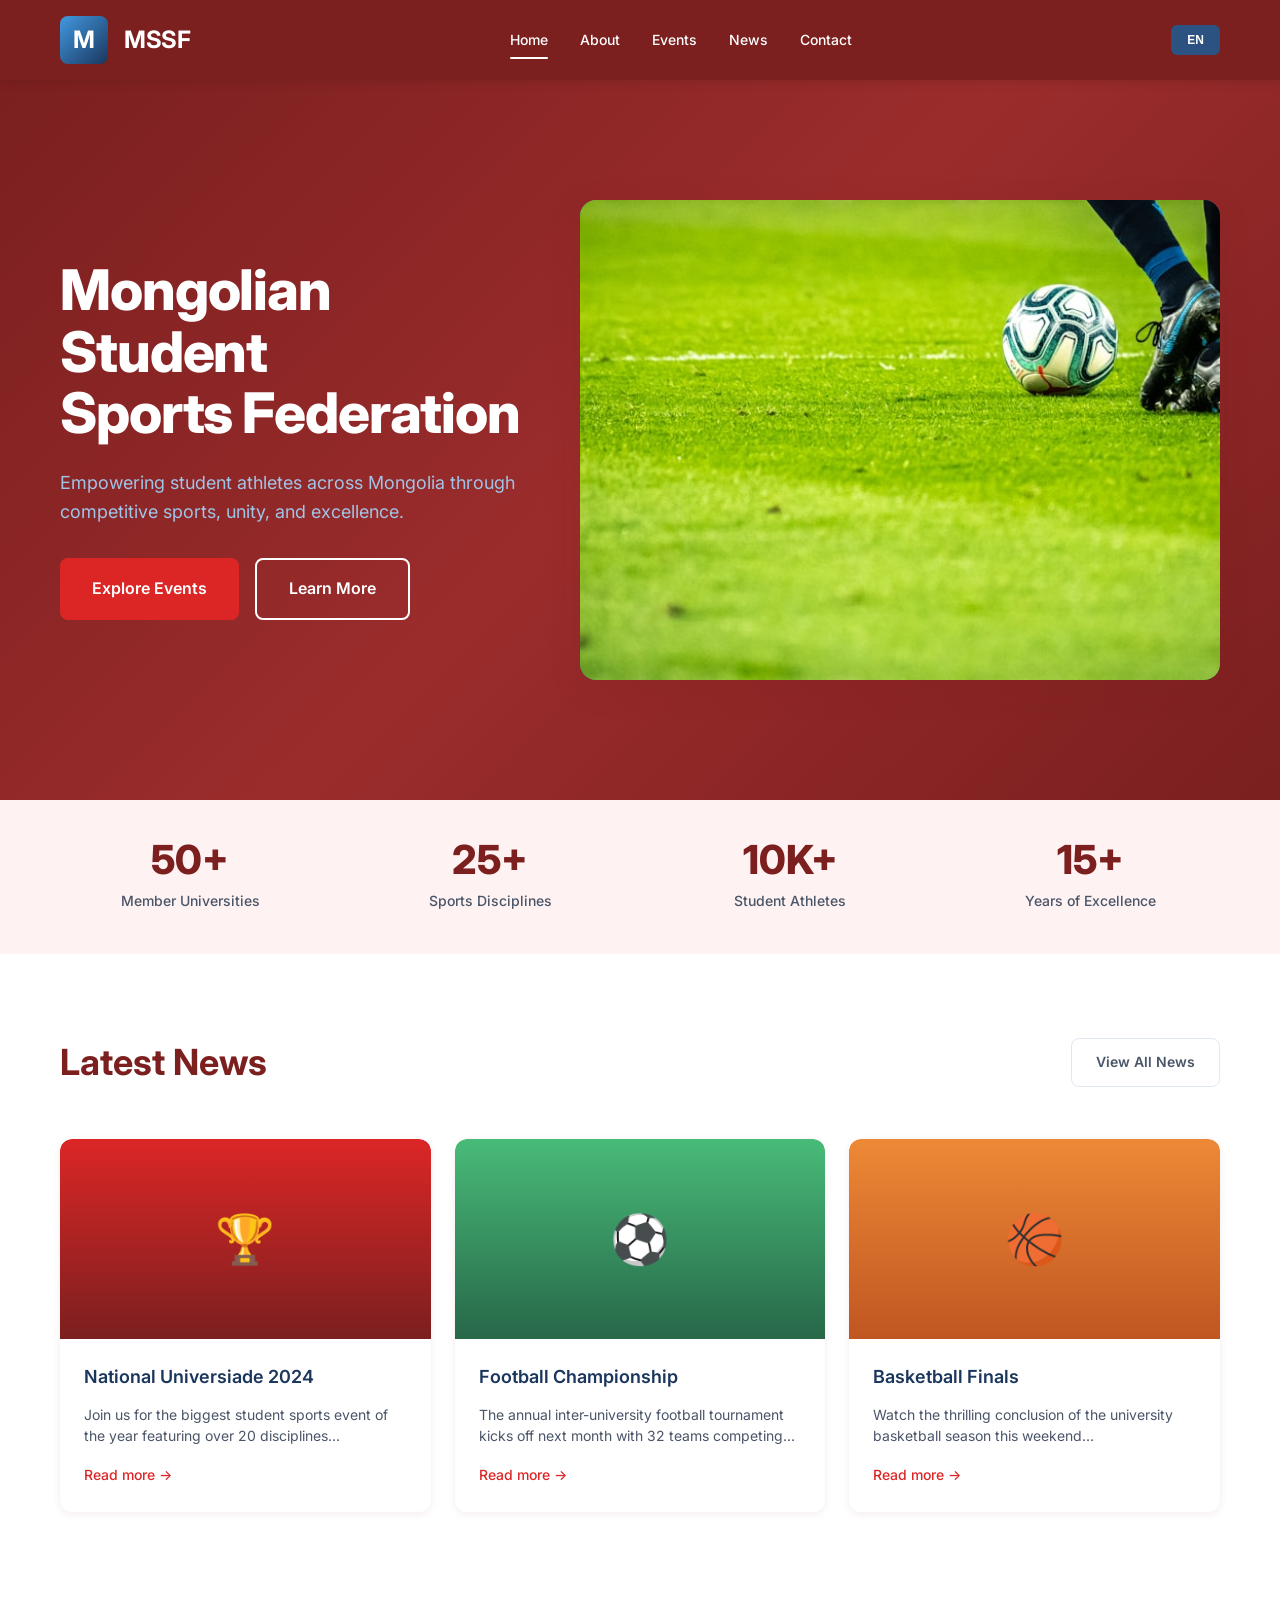
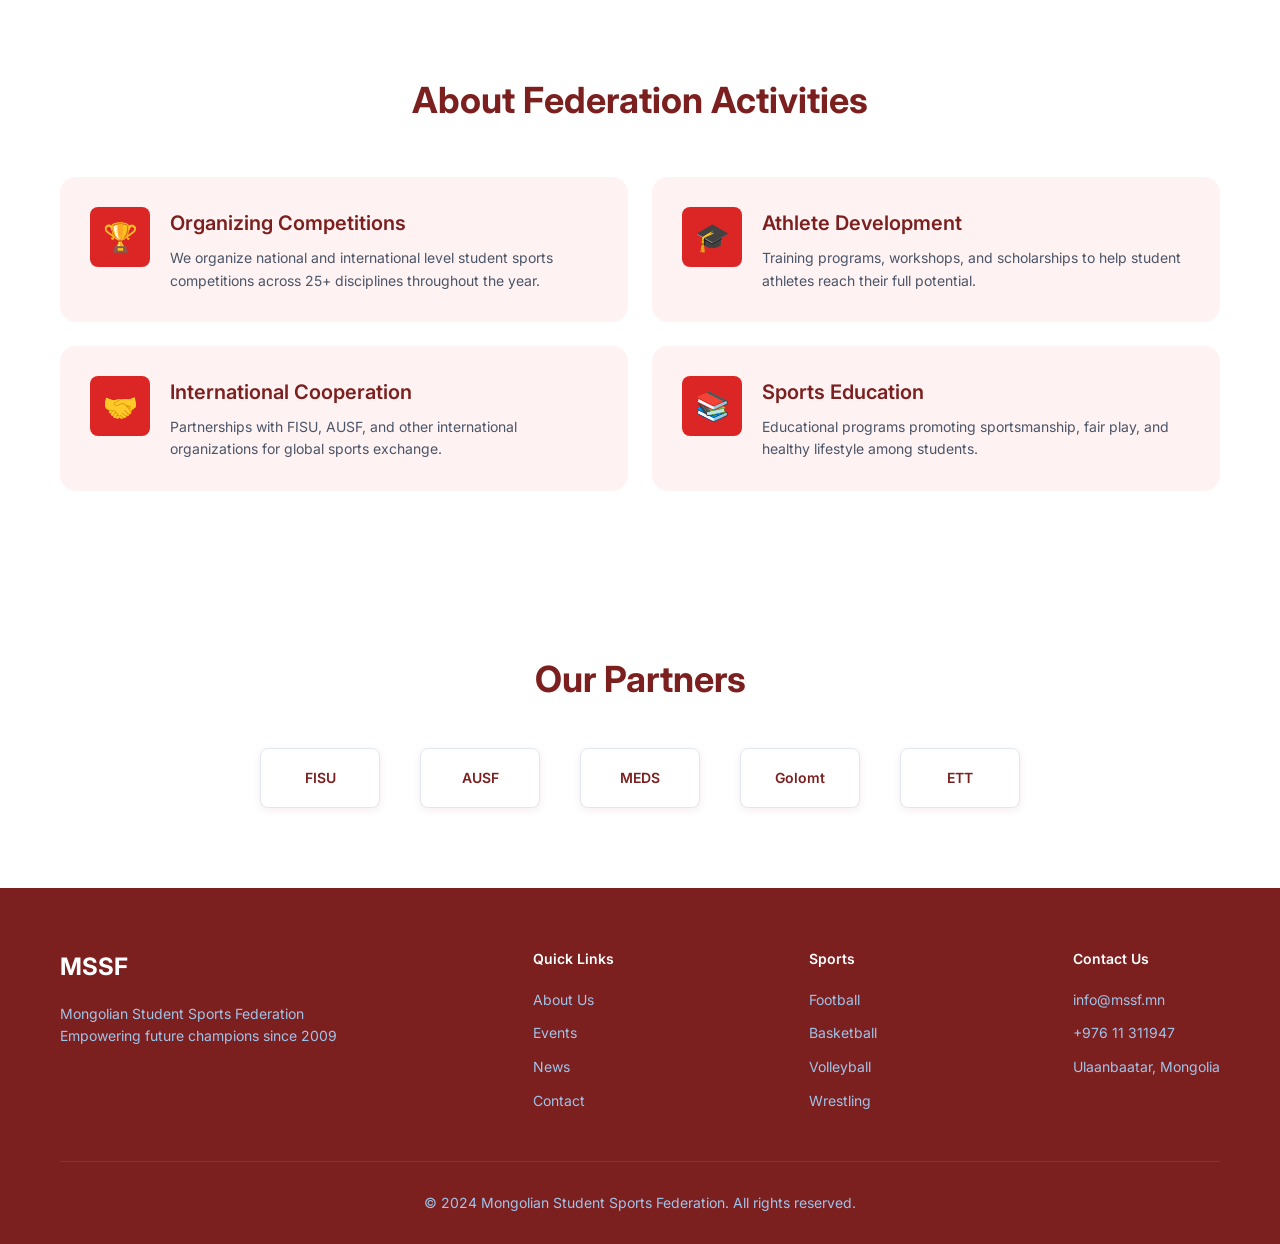
<file: index.html>
<!DOCTYPE html>
<html lang="en">
<head>
    <meta charset="UTF-8">
    <meta name="viewport" content="width=device-width, initial-scale=1.0">
    <title>Mongolian Student Sports Federation - MSSF</title>
    <link rel="preconnect" href="https://fonts.googleapis.com">
    <link rel="preconnect" href="https://fonts.gstatic.com" crossorigin>
    <link href="https://fonts.googleapis.com/css2?family=Inter:wght@300;400;500;600;700;800;900&display=swap" rel="stylesheet">
    <link rel="stylesheet" href="styles.css">
</head>
<body>
    <!-- Header -->
    <header class="header">
        <div class="container header-container">
            <a href="index.html" class="logo">
                <div class="logo-icon">M</div>
                <span class="logo-text">MSSF</span>
            </a>
            <nav class="nav">
                <a href="index.html" class="nav-link active">Home</a>
                <a href="about.html" class="nav-link">About</a>
                <a href="events.html" class="nav-link">Events</a>
                <a href="news.html" class="nav-link">News</a>
                <a href="contact.html" class="nav-link">Contact</a>
            </nav>
            <button class="lang-btn">EN</button>
        </div>
    </header>

    <!-- Hero Section -->
    <section class="hero">
        <div class="container hero-container">
            <div class="hero-content">
                <h1 class="hero-title">Mongolian Student<br>Sports Federation</h1>
                <p class="hero-subtitle">Empowering student athletes across Mongolia through competitive sports, unity, and excellence.</p>
                <div class="hero-buttons">
                    <a href="events.html" class="btn btn-primary">Explore Events</a>
                    <a href="about.html" class="btn btn-secondary">Learn More</a>
                </div>
            </div>
            <div class="hero-visual">
                <img src="images/hero-sports.jpg" alt="Student Sports" class="hero-image">
            </div>
        </div>
    </section>

    <!-- Stats Section -->
    <section class="stats">
        <div class="container">
            <div class="stats-grid">
                <div class="stat-item">
                    <span class="stat-number">50+</span>
                    <span class="stat-label">Member Universities</span>
                </div>
                <div class="stat-item">
                    <span class="stat-number">25+</span>
                    <span class="stat-label">Sports Disciplines</span>
                </div>
                <div class="stat-item">
                    <span class="stat-number">10K+</span>
                    <span class="stat-label">Student Athletes</span>
                </div>
                <div class="stat-item">
                    <span class="stat-number">15+</span>
                    <span class="stat-label">Years of Excellence</span>
                </div>
            </div>
        </div>
    </section>

    <!-- News Section -->
    <section class="news-section">
        <div class="container">
            <div class="section-header">
                <h2 class="section-title">Latest News</h2>
                <a href="news.html" class="btn btn-outline">View All News</a>
            </div>
            <div class="news-grid">
                <article class="news-card">
                    <div class="news-image news-image-1">
                        <span class="news-icon">🏆</span>
                    </div>
                    <div class="news-content">
                        <h3 class="news-title">National Universiade 2024</h3>
                        <p class="news-excerpt">Join us for the biggest student sports event of the year featuring over 20 disciplines...</p>
                        <a href="news.html" class="news-link">Read more →</a>
                    </div>
                </article>
                <article class="news-card">
                    <div class="news-image news-image-2">
                        <span class="news-icon">⚽</span>
                    </div>
                    <div class="news-content">
                        <h3 class="news-title">Football Championship</h3>
                        <p class="news-excerpt">The annual inter-university football tournament kicks off next month with 32 teams competing...</p>
                        <a href="news.html" class="news-link">Read more →</a>
                    </div>
                </article>
                <article class="news-card">
                    <div class="news-image news-image-3">
                        <span class="news-icon">🏀</span>
                    </div>
                    <div class="news-content">
                        <h3 class="news-title">Basketball Finals</h3>
                        <p class="news-excerpt">Watch the thrilling conclusion of the university basketball season this weekend...</p>
                        <a href="news.html" class="news-link">Read more →</a>
                    </div>
                </article>
            </div>
        </div>
    </section>

    <!-- Activities Section -->
    <section class="activities-section">
        <div class="container">
            <div class="section-header center">
                <h2 class="section-title">About Federation Activities</h2>
            </div>
            <div class="activities-grid">
                <div class="activity-card">
                    <div class="activity-icon">🏆</div>
                    <div class="activity-content">
                        <h3 class="activity-title">Organizing Competitions</h3>
                        <p class="activity-desc">We organize national and international level student sports competitions across 25+ disciplines throughout the year.</p>
                    </div>
                </div>
                <div class="activity-card">
                    <div class="activity-icon">🎓</div>
                    <div class="activity-content">
                        <h3 class="activity-title">Athlete Development</h3>
                        <p class="activity-desc">Training programs, workshops, and scholarships to help student athletes reach their full potential.</p>
                    </div>
                </div>
                <div class="activity-card">
                    <div class="activity-icon">🤝</div>
                    <div class="activity-content">
                        <h3 class="activity-title">International Cooperation</h3>
                        <p class="activity-desc">Partnerships with FISU, AUSF, and other international organizations for global sports exchange.</p>
                    </div>
                </div>
                <div class="activity-card">
                    <div class="activity-icon">📚</div>
                    <div class="activity-content">
                        <h3 class="activity-title">Sports Education</h3>
                        <p class="activity-desc">Educational programs promoting sportsmanship, fair play, and healthy lifestyle among students.</p>
                    </div>
                </div>
            </div>
        </div>
    </section>

    <!-- Partners Section -->
    <section class="partners-section">
        <div class="container">
            <h2 class="section-title center">Our Partners</h2>
            <div class="partners-grid">
                <div class="partner-logo">FISU</div>
                <div class="partner-logo">AUSF</div>
                <div class="partner-logo">MEDS</div>
                <div class="partner-logo">Golomt</div>
                <div class="partner-logo">ETT</div>
            </div>
        </div>
    </section>

    <!-- Footer -->
    <footer class="footer">
        <div class="container">
            <div class="footer-content">
                <div class="footer-brand">
                    <h3 class="footer-logo">MSSF</h3>
                    <p class="footer-desc">Mongolian Student Sports Federation<br>Empowering future champions since 2009</p>
                </div>
                <div class="footer-links">
                    <h4>Quick Links</h4>
                    <ul>
                        <li><a href="about.html">About Us</a></li>
                        <li><a href="events.html">Events</a></li>
                        <li><a href="news.html">News</a></li>
                        <li><a href="contact.html">Contact</a></li>
                    </ul>
                </div>
                <div class="footer-links">
                    <h4>Sports</h4>
                    <ul>
                        <li><a href="events.html">Football</a></li>
                        <li><a href="events.html">Basketball</a></li>
                        <li><a href="events.html">Volleyball</a></li>
                        <li><a href="events.html">Wrestling</a></li>
                    </ul>
                </div>
                <div class="footer-links">
                    <h4>Contact Us</h4>
                    <ul>
                        <li><a href="mailto:info@mssf.mn">info@mssf.mn</a></li>
                        <li><a href="tel:+97611311947">+976 11 311947</a></li>
                        <li><a href="#">Ulaanbaatar, Mongolia</a></li>
                    </ul>
                </div>
            </div>
            <div class="footer-bottom">
                <p>© 2024 Mongolian Student Sports Federation. All rights reserved.</p>
            </div>
        </div>
    </footer>
</body>
</html>
</file>
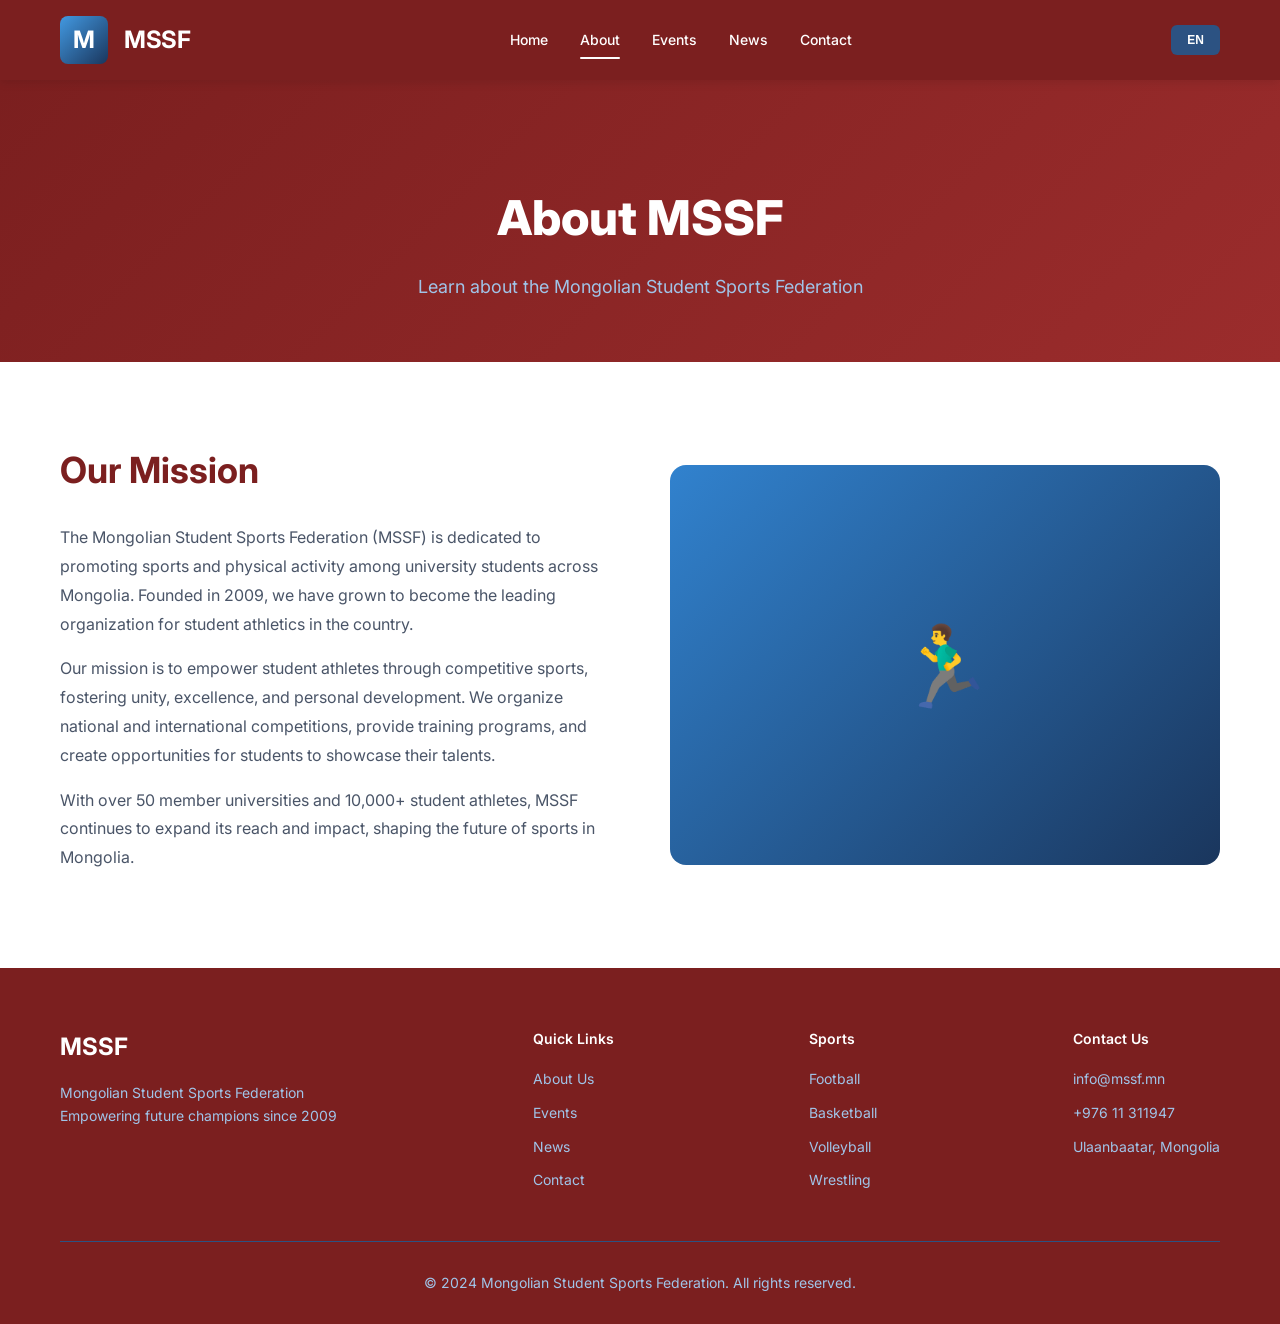
<file: about.html>
<!DOCTYPE html>
<html lang="en">
<head>
    <meta charset="UTF-8">
    <meta name="viewport" content="width=device-width, initial-scale=1.0">
    <title>About - MSSF</title>
    <link href="https://fonts.googleapis.com/css2?family=Inter:wght@300;400;500;600;700;800&display=swap" rel="stylesheet">
    <link rel="stylesheet" href="styles.css">
    <style>
        .page-hero {
            background: linear-gradient(135deg, var(--primary) 0%, var(--primary-light) 100%);
            padding: 100px 0 60px;
            color: white;
            text-align: center;
        }
        .page-hero h1 {
            font-size: 48px;
            font-weight: 800;
            margin-bottom: 16px;
        }
        .page-hero p {
            font-size: 18px;
            color: #a0c4e8;
        }
        .content-section {
            padding: 80px 0;
        }
        .about-grid {
            display: grid;
            grid-template-columns: 1fr 1fr;
            gap: 60px;
            align-items: center;
        }
        .about-text h2 {
            font-size: 36px;
            font-weight: 700;
            color: var(--primary);
            margin-bottom: 24px;
        }
        .about-text p {
            font-size: 16px;
            line-height: 1.8;
            color: var(--text-body);
            margin-bottom: 16px;
        }
        .about-image {
            background: linear-gradient(135deg, #3182ce, #1a365d);
            border-radius: 16px;
            height: 400px;
            display: flex;
            align-items: center;
            justify-content: center;
            font-size: 80px;
        }
    </style>
</head>
<body>
    <header class="header">
        <div class="container header-container">
            <a href="index.html" class="logo">
                <div class="logo-icon">M</div>
                <span class="logo-text">MSSF</span>
            </a>
            <nav class="nav">
                <a href="index.html" class="nav-link">Home</a>
                <a href="about.html" class="nav-link active">About</a>
                <a href="events.html" class="nav-link">Events</a>
                <a href="news.html" class="nav-link">News</a>
                <a href="contact.html" class="nav-link">Contact</a>
            </nav>
            <button class="lang-btn">EN</button>
        </div>
    </header>

    <section class="page-hero">
        <div class="container">
            <h1>About MSSF</h1>
            <p>Learn about the Mongolian Student Sports Federation</p>
        </div>
    </section>

    <section class="content-section">
        <div class="container">
            <div class="about-grid">
                <div class="about-text">
                    <h2>Our Mission</h2>
                    <p>The Mongolian Student Sports Federation (MSSF) is dedicated to promoting sports and physical activity among university students across Mongolia. Founded in 2009, we have grown to become the leading organization for student athletics in the country.</p>
                    <p>Our mission is to empower student athletes through competitive sports, fostering unity, excellence, and personal development. We organize national and international competitions, provide training programs, and create opportunities for students to showcase their talents.</p>
                    <p>With over 50 member universities and 10,000+ student athletes, MSSF continues to expand its reach and impact, shaping the future of sports in Mongolia.</p>
                </div>
                <div class="about-image">🏃‍♂️</div>
            </div>
        </div>
    </section>

    <footer class="footer">
        <div class="container">
            <div class="footer-content">
                <div class="footer-brand">
                    <h3 class="footer-logo">MSSF</h3>
                    <p class="footer-desc">Mongolian Student Sports Federation<br>Empowering future champions since 2009</p>
                </div>
                <div class="footer-links">
                    <h4>Quick Links</h4>
                    <ul>
                        <li><a href="about.html">About Us</a></li>
                        <li><a href="events.html">Events</a></li>
                        <li><a href="news.html">News</a></li>
                        <li><a href="contact.html">Contact</a></li>
                    </ul>
                </div>
                <div class="footer-links">
                    <h4>Sports</h4>
                    <ul>
                        <li><a href="events.html">Football</a></li>
                        <li><a href="events.html">Basketball</a></li>
                        <li><a href="events.html">Volleyball</a></li>
                        <li><a href="events.html">Wrestling</a></li>
                    </ul>
                </div>
                <div class="footer-links">
                    <h4>Contact Us</h4>
                    <ul>
                        <li><a href="mailto:info@mssf.mn">info@mssf.mn</a></li>
                        <li><a href="tel:+97611311947">+976 11 311947</a></li>
                        <li><a href="#">Ulaanbaatar, Mongolia</a></li>
                    </ul>
                </div>
            </div>
            <div class="footer-bottom">
                <p>© 2024 Mongolian Student Sports Federation. All rights reserved.</p>
            </div>
        </div>
    </footer>
</body>
</html>
</file>
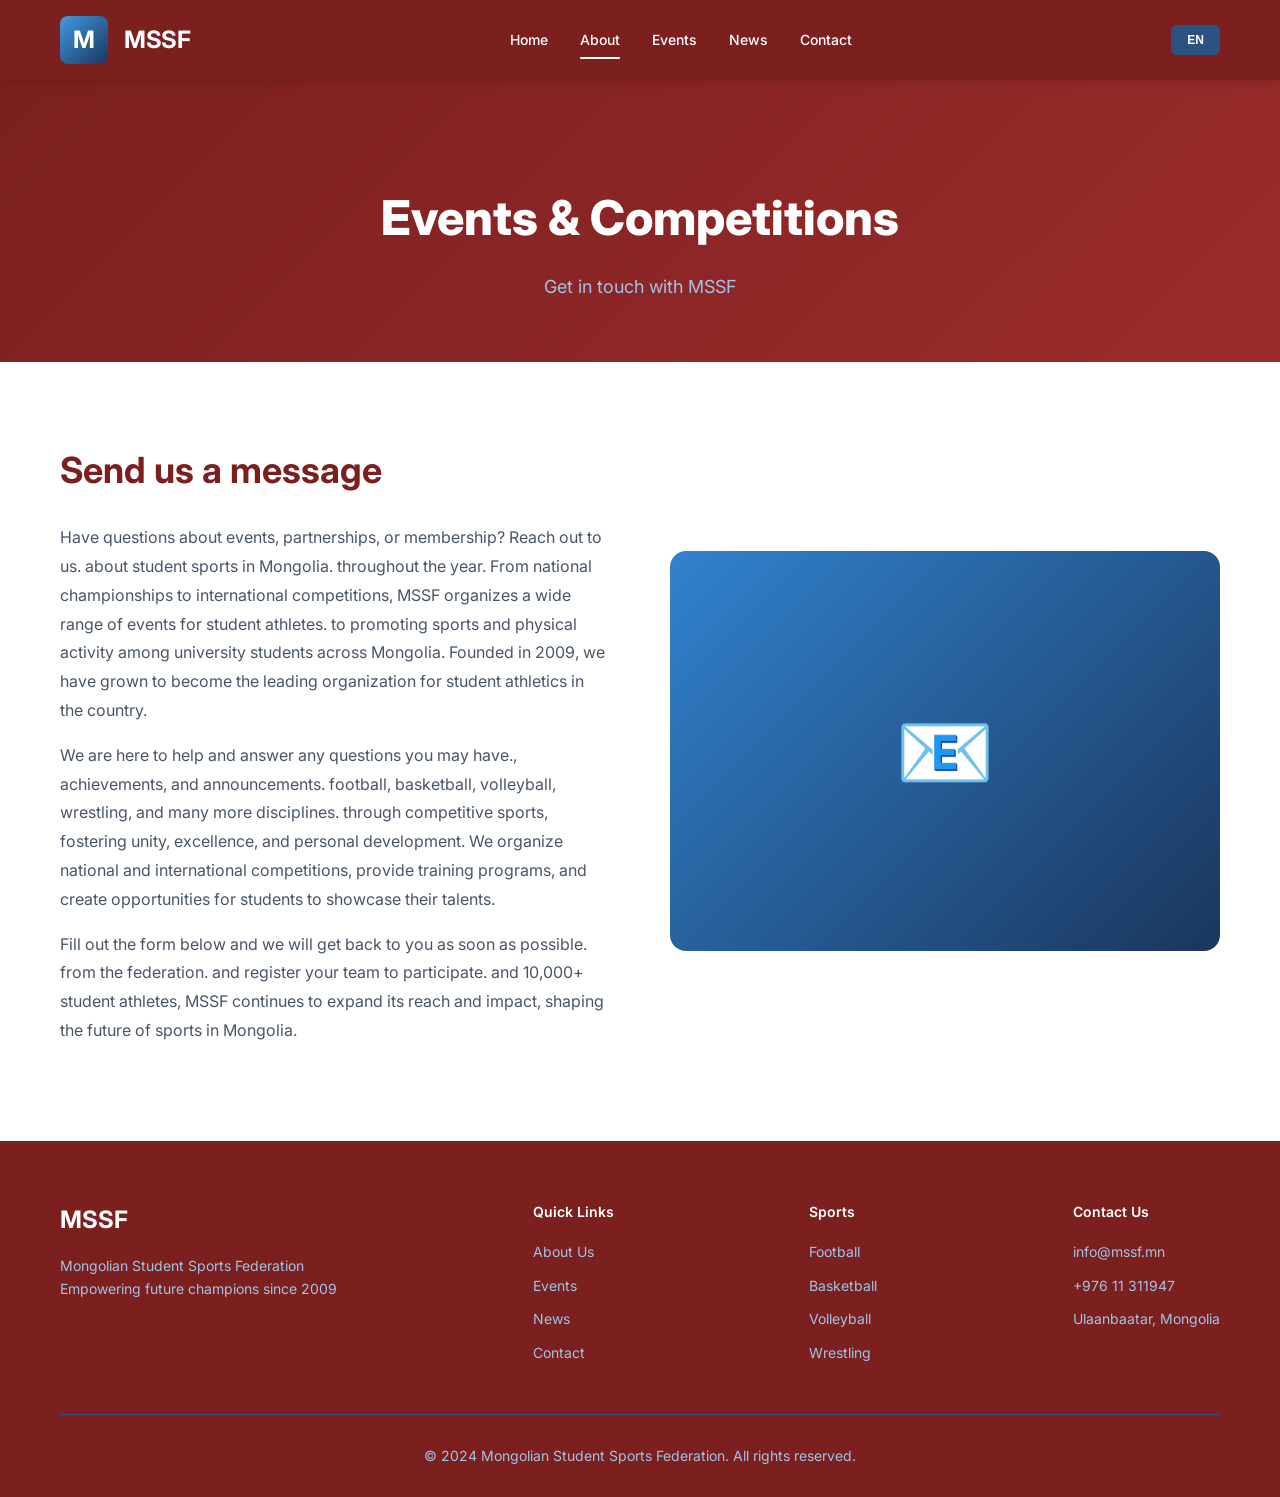
<file: contact.html>
<!DOCTYPE html>
<html lang="en">
<head>
    <meta charset="UTF-8">
    <meta name="viewport" content="width=device-width, initial-scale=1.0">
    <title>Contact - MSSF</title>
    <link href="https://fonts.googleapis.com/css2?family=Inter:wght@300;400;500;600;700;800&display=swap" rel="stylesheet">
    <link rel="stylesheet" href="styles.css">
    <style>
        .page-hero {
            background: linear-gradient(135deg, var(--primary) 0%, var(--primary-light) 100%);
            padding: 100px 0 60px;
            color: white;
            text-align: center;
        }
        .page-hero h1 {
            font-size: 48px;
            font-weight: 800;
            margin-bottom: 16px;
        }
        .page-hero p {
            font-size: 18px;
            color: #a0c4e8;
        }
        .content-section {
            padding: 80px 0;
        }
        .about-grid {
            display: grid;
            grid-template-columns: 1fr 1fr;
            gap: 60px;
            align-items: center;
        }
        .about-text h2 {
            font-size: 36px;
            font-weight: 700;
            color: var(--primary);
            margin-bottom: 24px;
        }
        .about-text p {
            font-size: 16px;
            line-height: 1.8;
            color: var(--text-body);
            margin-bottom: 16px;
        }
        .about-image {
            background: linear-gradient(135deg, #3182ce, #1a365d);
            border-radius: 16px;
            height: 400px;
            display: flex;
            align-items: center;
            justify-content: center;
            font-size: 80px;
        }
    </style>
</head>
<body>
    <header class="header">
        <div class="container header-container">
            <a href="index.html" class="logo">
                <div class="logo-icon">M</div>
                <span class="logo-text">MSSF</span>
            </a>
            <nav class="nav">
                <a href="index.html" class="nav-link">Home</a>
                <a href="contact.html" class="nav-link active">About</a>
                <a href="contact.html" class="nav-link">Events</a>
                <a href="contact.html" class="nav-link">News</a>
                <a href="contact.html" class="nav-link">Contact</a>
            </nav>
            <button class="lang-btn">EN</button>
        </div>
    </header>

    <section class="page-hero">
        <div class="container">
            <h1>Events & Competitions</h1>
            <p>Get in touch with MSSF</p>
        </div>
    </section>

    <section class="content-section">
        <div class="container">
            <div class="about-grid">
                <div class="about-text">
                    <h2>Send us a message</h2>
                    <p><p><p>Have questions about events, partnerships, or membership? Reach out to us. about student sports in Mongolia. throughout the year. From national championships to international competitions, MSSF organizes a wide range of events for student athletes. to promoting sports and physical activity among university students across Mongolia. Founded in 2009, we have grown to become the leading organization for student athletics in the country.</p>
                    <p><p><p>We are here to help and answer any questions you may have., achievements, and announcements. football, basketball, volleyball, wrestling, and many more disciplines. through competitive sports, fostering unity, excellence, and personal development. We organize national and international competitions, provide training programs, and create opportunities for students to showcase their talents.</p>
                    <p><p><p>Fill out the form below and we will get back to you as soon as possible. from the federation. and register your team to participate. and 10,000+ student athletes, MSSF continues to expand its reach and impact, shaping the future of sports in Mongolia.</p>
                </div>
                <div class="about-image">📧</div>
            </div>
        </div>
    </section>

    <footer class="footer">
        <div class="container">
            <div class="footer-content">
                <div class="footer-brand">
                    <h3 class="footer-logo">MSSF</h3>
                    <p class="footer-desc">Mongolian Student Sports Federation<br>Empowering future champions since 2009</p>
                </div>
                <div class="footer-links">
                    <h4>Quick Links</h4>
                    <ul>
                        <li><a href="contact.html">About Us</a></li>
                        <li><a href="contact.html">Events</a></li>
                        <li><a href="contact.html">News</a></li>
                        <li><a href="contact.html">Contact</a></li>
                    </ul>
                </div>
                <div class="footer-links">
                    <h4>Sports</h4>
                    <ul>
                        <li><a href="contact.html">Football</a></li>
                        <li><a href="contact.html">Basketball</a></li>
                        <li><a href="contact.html">Volleyball</a></li>
                        <li><a href="contact.html">Wrestling</a></li>
                    </ul>
                </div>
                <div class="footer-links">
                    <h4>Contact Us</h4>
                    <ul>
                        <li><a href="mailto:info@mssf.mn">info@mssf.mn</a></li>
                        <li><a href="tel:+97611311947">+976 11 311947</a></li>
                        <li><a href="#">Ulaanbaatar, Mongolia</a></li>
                    </ul>
                </div>
            </div>
            <div class="footer-bottom">
                <p>© 2024 Mongolian Student Sports Federation. All rights reserved.</p>
            </div>
        </div>
    </footer>
</body>
</html>
</file>
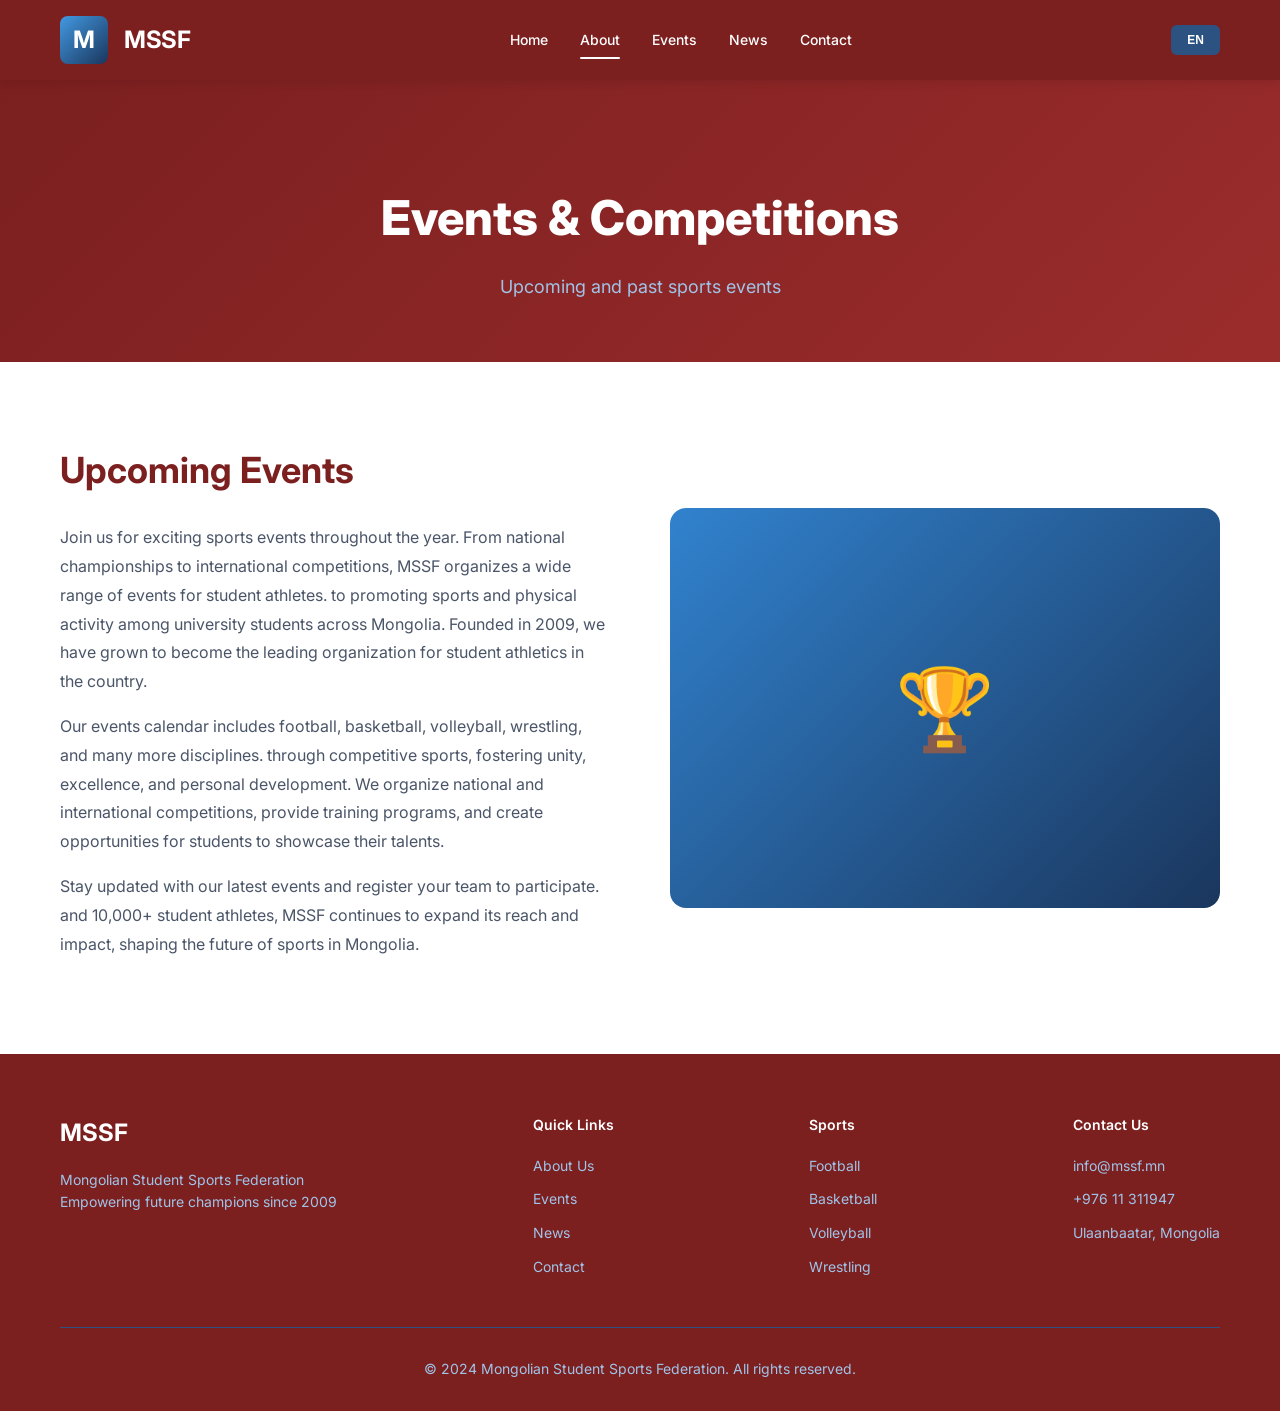
<file: events.html>
<!DOCTYPE html>
<html lang="en">
<head>
    <meta charset="UTF-8">
    <meta name="viewport" content="width=device-width, initial-scale=1.0">
    <title>Events - MSSF</title>
    <link href="https://fonts.googleapis.com/css2?family=Inter:wght@300;400;500;600;700;800&display=swap" rel="stylesheet">
    <link rel="stylesheet" href="styles.css">
    <style>
        .page-hero {
            background: linear-gradient(135deg, var(--primary) 0%, var(--primary-light) 100%);
            padding: 100px 0 60px;
            color: white;
            text-align: center;
        }
        .page-hero h1 {
            font-size: 48px;
            font-weight: 800;
            margin-bottom: 16px;
        }
        .page-hero p {
            font-size: 18px;
            color: #a0c4e8;
        }
        .content-section {
            padding: 80px 0;
        }
        .about-grid {
            display: grid;
            grid-template-columns: 1fr 1fr;
            gap: 60px;
            align-items: center;
        }
        .about-text h2 {
            font-size: 36px;
            font-weight: 700;
            color: var(--primary);
            margin-bottom: 24px;
        }
        .about-text p {
            font-size: 16px;
            line-height: 1.8;
            color: var(--text-body);
            margin-bottom: 16px;
        }
        .about-image {
            background: linear-gradient(135deg, #3182ce, #1a365d);
            border-radius: 16px;
            height: 400px;
            display: flex;
            align-items: center;
            justify-content: center;
            font-size: 80px;
        }
    </style>
</head>
<body>
    <header class="header">
        <div class="container header-container">
            <a href="index.html" class="logo">
                <div class="logo-icon">M</div>
                <span class="logo-text">MSSF</span>
            </a>
            <nav class="nav">
                <a href="index.html" class="nav-link">Home</a>
                <a href="events.html" class="nav-link active">About</a>
                <a href="events.html" class="nav-link">Events</a>
                <a href="news.html" class="nav-link">News</a>
                <a href="contact.html" class="nav-link">Contact</a>
            </nav>
            <button class="lang-btn">EN</button>
        </div>
    </header>

    <section class="page-hero">
        <div class="container">
            <h1>Events & Competitions</h1>
            <p>Upcoming and past sports events</p>
        </div>
    </section>

    <section class="content-section">
        <div class="container">
            <div class="about-grid">
                <div class="about-text">
                    <h2>Upcoming Events</h2>
                    <p>Join us for exciting sports events throughout the year. From national championships to international competitions, MSSF organizes a wide range of events for student athletes. to promoting sports and physical activity among university students across Mongolia. Founded in 2009, we have grown to become the leading organization for student athletics in the country.</p>
                    <p>Our events calendar includes football, basketball, volleyball, wrestling, and many more disciplines. through competitive sports, fostering unity, excellence, and personal development. We organize national and international competitions, provide training programs, and create opportunities for students to showcase their talents.</p>
                    <p>Stay updated with our latest events and register your team to participate. and 10,000+ student athletes, MSSF continues to expand its reach and impact, shaping the future of sports in Mongolia.</p>
                </div>
                <div class="about-image">🏆</div>
            </div>
        </div>
    </section>

    <footer class="footer">
        <div class="container">
            <div class="footer-content">
                <div class="footer-brand">
                    <h3 class="footer-logo">MSSF</h3>
                    <p class="footer-desc">Mongolian Student Sports Federation<br>Empowering future champions since 2009</p>
                </div>
                <div class="footer-links">
                    <h4>Quick Links</h4>
                    <ul>
                        <li><a href="events.html">About Us</a></li>
                        <li><a href="events.html">Events</a></li>
                        <li><a href="news.html">News</a></li>
                        <li><a href="contact.html">Contact</a></li>
                    </ul>
                </div>
                <div class="footer-links">
                    <h4>Sports</h4>
                    <ul>
                        <li><a href="events.html">Football</a></li>
                        <li><a href="events.html">Basketball</a></li>
                        <li><a href="events.html">Volleyball</a></li>
                        <li><a href="events.html">Wrestling</a></li>
                    </ul>
                </div>
                <div class="footer-links">
                    <h4>Contact Us</h4>
                    <ul>
                        <li><a href="mailto:info@mssf.mn">info@mssf.mn</a></li>
                        <li><a href="tel:+97611311947">+976 11 311947</a></li>
                        <li><a href="#">Ulaanbaatar, Mongolia</a></li>
                    </ul>
                </div>
            </div>
            <div class="footer-bottom">
                <p>© 2024 Mongolian Student Sports Federation. All rights reserved.</p>
            </div>
        </div>
    </footer>
</body>
</html>
</file>
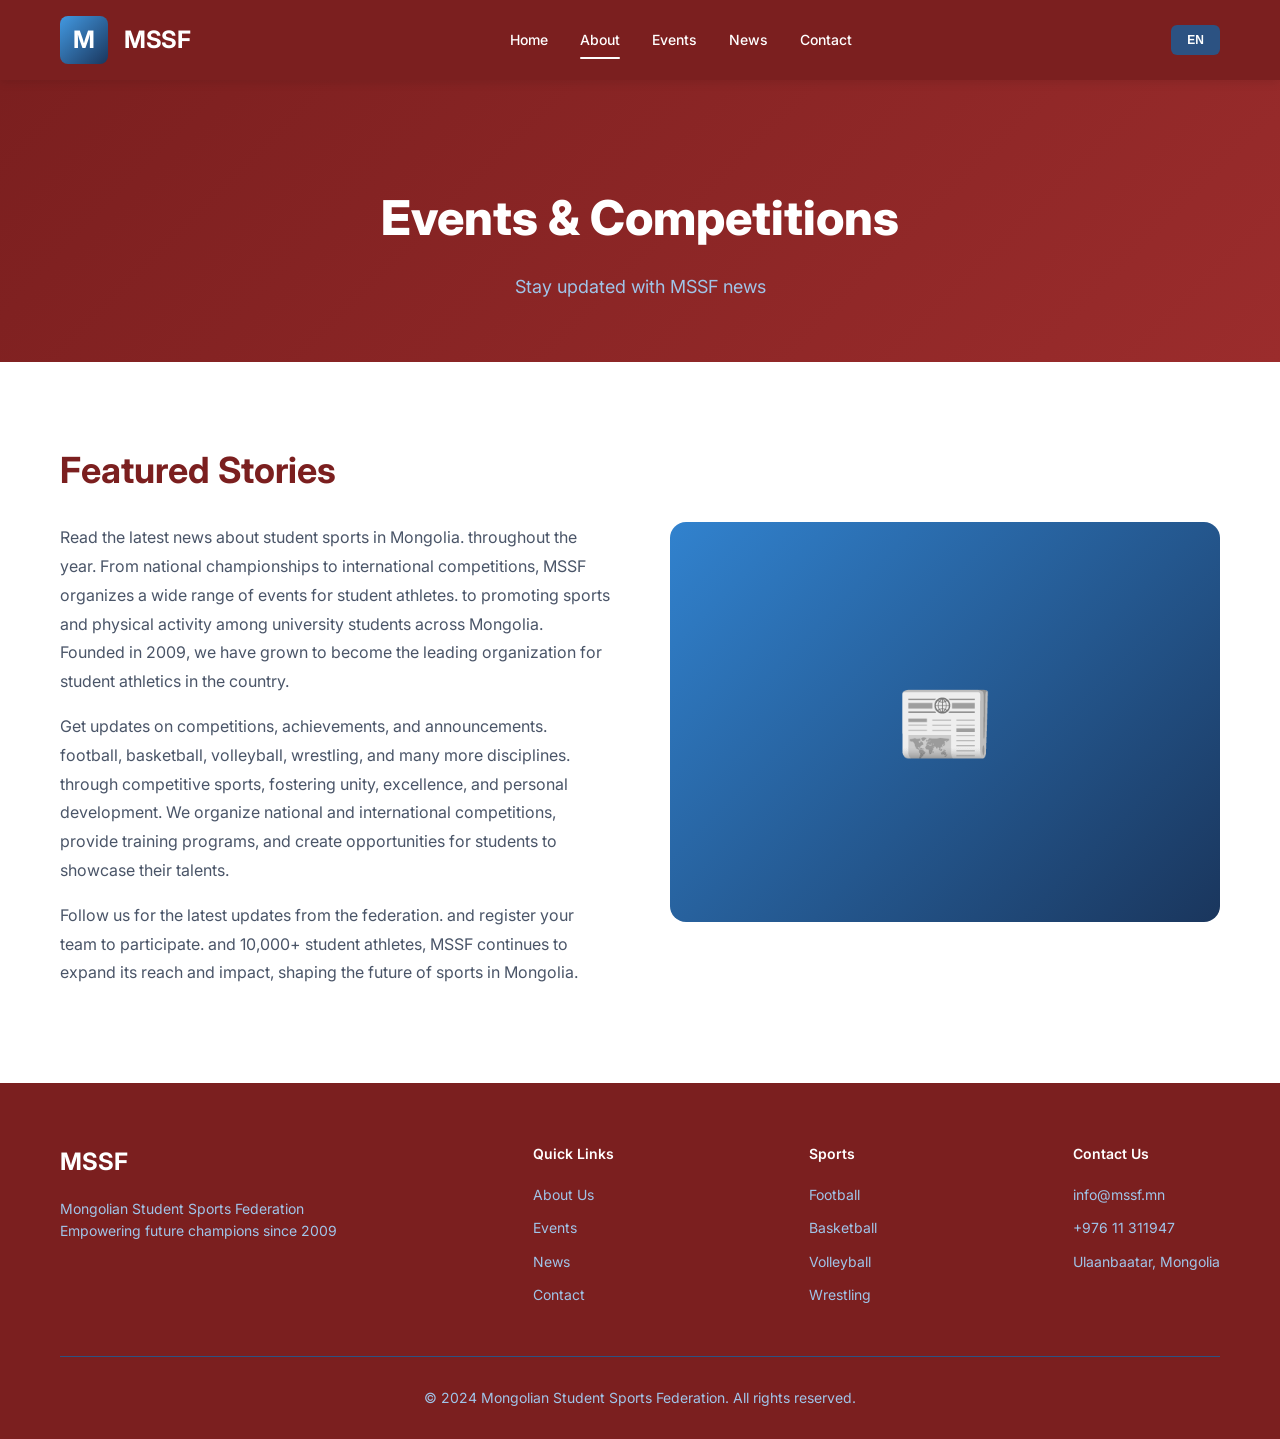
<file: news.html>
<!DOCTYPE html>
<html lang="en">
<head>
    <meta charset="UTF-8">
    <meta name="viewport" content="width=device-width, initial-scale=1.0">
    <title>News - MSSF</title>
    <link href="https://fonts.googleapis.com/css2?family=Inter:wght@300;400;500;600;700;800&display=swap" rel="stylesheet">
    <link rel="stylesheet" href="styles.css">
    <style>
        .page-hero {
            background: linear-gradient(135deg, var(--primary) 0%, var(--primary-light) 100%);
            padding: 100px 0 60px;
            color: white;
            text-align: center;
        }
        .page-hero h1 {
            font-size: 48px;
            font-weight: 800;
            margin-bottom: 16px;
        }
        .page-hero p {
            font-size: 18px;
            color: #a0c4e8;
        }
        .content-section {
            padding: 80px 0;
        }
        .about-grid {
            display: grid;
            grid-template-columns: 1fr 1fr;
            gap: 60px;
            align-items: center;
        }
        .about-text h2 {
            font-size: 36px;
            font-weight: 700;
            color: var(--primary);
            margin-bottom: 24px;
        }
        .about-text p {
            font-size: 16px;
            line-height: 1.8;
            color: var(--text-body);
            margin-bottom: 16px;
        }
        .about-image {
            background: linear-gradient(135deg, #3182ce, #1a365d);
            border-radius: 16px;
            height: 400px;
            display: flex;
            align-items: center;
            justify-content: center;
            font-size: 80px;
        }
    </style>
</head>
<body>
    <header class="header">
        <div class="container header-container">
            <a href="index.html" class="logo">
                <div class="logo-icon">M</div>
                <span class="logo-text">MSSF</span>
            </a>
            <nav class="nav">
                <a href="index.html" class="nav-link">Home</a>
                <a href="news.html" class="nav-link active">About</a>
                <a href="news.html" class="nav-link">Events</a>
                <a href="news.html" class="nav-link">News</a>
                <a href="contact.html" class="nav-link">Contact</a>
            </nav>
            <button class="lang-btn">EN</button>
        </div>
    </header>

    <section class="page-hero">
        <div class="container">
            <h1>Events & Competitions</h1>
            <p>Stay updated with MSSF news</p>
        </div>
    </section>

    <section class="content-section">
        <div class="container">
            <div class="about-grid">
                <div class="about-text">
                    <h2>Featured Stories</h2>
                    <p><p>Read the latest news about student sports in Mongolia. throughout the year. From national championships to international competitions, MSSF organizes a wide range of events for student athletes. to promoting sports and physical activity among university students across Mongolia. Founded in 2009, we have grown to become the leading organization for student athletics in the country.</p>
                    <p><p>Get updates on competitions, achievements, and announcements. football, basketball, volleyball, wrestling, and many more disciplines. through competitive sports, fostering unity, excellence, and personal development. We organize national and international competitions, provide training programs, and create opportunities for students to showcase their talents.</p>
                    <p><p>Follow us for the latest updates from the federation. and register your team to participate. and 10,000+ student athletes, MSSF continues to expand its reach and impact, shaping the future of sports in Mongolia.</p>
                </div>
                <div class="about-image">📰</div>
            </div>
        </div>
    </section>

    <footer class="footer">
        <div class="container">
            <div class="footer-content">
                <div class="footer-brand">
                    <h3 class="footer-logo">MSSF</h3>
                    <p class="footer-desc">Mongolian Student Sports Federation<br>Empowering future champions since 2009</p>
                </div>
                <div class="footer-links">
                    <h4>Quick Links</h4>
                    <ul>
                        <li><a href="news.html">About Us</a></li>
                        <li><a href="news.html">Events</a></li>
                        <li><a href="news.html">News</a></li>
                        <li><a href="contact.html">Contact</a></li>
                    </ul>
                </div>
                <div class="footer-links">
                    <h4>Sports</h4>
                    <ul>
                        <li><a href="news.html">Football</a></li>
                        <li><a href="news.html">Basketball</a></li>
                        <li><a href="news.html">Volleyball</a></li>
                        <li><a href="news.html">Wrestling</a></li>
                    </ul>
                </div>
                <div class="footer-links">
                    <h4>Contact Us</h4>
                    <ul>
                        <li><a href="mailto:info@mssf.mn">info@mssf.mn</a></li>
                        <li><a href="tel:+97611311947">+976 11 311947</a></li>
                        <li><a href="#">Ulaanbaatar, Mongolia</a></li>
                    </ul>
                </div>
            </div>
            <div class="footer-bottom">
                <p>© 2024 Mongolian Student Sports Federation. All rights reserved.</p>
            </div>
        </div>
    </footer>
</body>
</html>
</file>
<file: styles.css>
:root {
    --primary: #7B1F1F;
    --primary-light: #9B2C2C;
    --accent: #DC2626;
    --accent-light: #EF4444;
    --bg: #FFFFFF;
    --bg-warm: #FEF2F2;
    --text-dark: #1a365d;
    --text-body: #4a5568;
    --text-light: #718096;
    --border: #e2e8f0;
    --white: #FFFFFF;
    --shadow-sm: 0 2px 8px rgba(123, 31, 31, 0.08);
    --shadow-md: 0 4px 16px rgba(123, 31, 31, 0.12);
    --shadow-lg: 0 8px 32px rgba(123, 31, 31, 0.16);
    --radius-sm: 8px;
    --radius-md: 12px;
    --radius-lg: 16px;
    --container: 1280px;
    --header-height: 80px;
}

* {
    margin: 0;
    padding: 0;
    box-sizing: border-box;
}

html {
    scroll-behavior: smooth;
}

body {
    font-family: 'Inter', -apple-system, BlinkMacSystemFont, 'Segoe UI', Roboto, sans-serif;
    font-size: 16px;
    line-height: 1.6;
    color: var(--text-body);
    background: var(--bg);
}

.container {
    max-width: var(--container);
    margin: 0 auto;
    padding: 0 60px;
}

/* Header */
.header {
    background: var(--primary);
    height: var(--header-height);
    position: sticky;
    top: 0;
    z-index: 100;
    box-shadow: 0 2px 10px rgba(0, 0, 0, 0.1);
}

.header-container {
    display: flex;
    justify-content: space-between;
    align-items: center;
    height: 100%;
}

.logo {
    display: flex;
    align-items: center;
    gap: 16px;
    text-decoration: none;
}

.logo-icon {
    width: 48px;
    height: 48px;
    background: linear-gradient(135deg, #4299e1, #1a365d);
    border-radius: var(--radius-sm);
    display: flex;
    align-items: center;
    justify-content: center;
    color: var(--white);
    font-size: 24px;
    font-weight: 700;
}

.logo-text {
    color: var(--white);
    font-size: 24px;
    font-weight: 700;
    letter-spacing: -0.02em;
}

.nav {
    display: flex;
    gap: 32px;
    align-items: center;
}

.nav-link {
    color: var(--white);
    text-decoration: none;
    font-size: 14px;
    font-weight: 500;
    padding: 8px 0;
    position: relative;
    transition: opacity 0.3s;
}

.nav-link:hover {
    opacity: 0.8;
}

.nav-link.active::after {
    content: '';
    position: absolute;
    bottom: 0;
    left: 0;
    right: 0;
    height: 2px;
    background: var(--white);
    border-radius: 2px;
}

.lang-btn {
    background: #2c5282;
    color: var(--white);
    border: none;
    padding: 8px 16px;
    border-radius: 6px;
    font-size: 12px;
    font-weight: 600;
    cursor: pointer;
    transition: background 0.3s;
}

.lang-btn:hover {
    background: #2a4a7a;
}

/* Hero */
.hero {
    background: linear-gradient(135deg, var(--primary) 0%, var(--primary-light) 50%, var(--primary) 100%);
    padding: 120px 0;
    min-height: 600px;
    display: flex;
    align-items: center;
}

.hero-container {
    display: flex;
    align-items: center;
    justify-content: space-between;
    gap: 60px;
}

.hero-content {
    max-width: 600px;
}

.hero-title {
    font-size: 56px;
    font-weight: 800;
    color: var(--white);
    line-height: 1.1;
    margin-bottom: 24px;
    letter-spacing: -0.02em;
}

.hero-subtitle {
    font-size: 18px;
    color: #a0c4e8;
    line-height: 1.6;
    margin-bottom: 32px;
}

.hero-buttons {
    display: flex;
    gap: 16px;
}

.btn {
    display: inline-flex;
    align-items: center;
    justify-content: center;
    padding: 16px 32px;
    border-radius: var(--radius-sm);
    font-size: 16px;
    font-weight: 600;
    text-decoration: none;
    cursor: pointer;
    transition: all 0.3s;
    border: none;
}

.btn-primary {
    background: var(--accent);
    color: var(--white);
}

.btn-primary:hover {
    background: var(--accent-light);
    transform: translateY(-2px);
    box-shadow: var(--shadow-md);
}

.btn-secondary {
    background: transparent;
    color: var(--white);
    border: 2px solid var(--white);
}

.btn-secondary:hover {
    background: var(--white);
    color: var(--primary);
}

.btn-outline {
    background: transparent;
    color: var(--text-body);
    border: 1px solid var(--border);
    padding: 12px 24px;
    font-size: 14px;
}

.btn-outline:hover {
    border-color: var(--primary);
    color: var(--primary);
}

.hero-visual {
    width: 640px;
    height: 480px;
    border-radius: var(--radius-lg);
    overflow: hidden;
    box-shadow: var(--shadow-lg);
    background: linear-gradient(135deg, #3182ce, #1a365d);
    display: flex;
    align-items: center;
    justify-content: center;
    flex-shrink: 0;
}

.hero-image {
    width: 100%;
    height: 100%;
    object-fit: cover;
}

/* Stats */
.stats {
    background: var(--bg-warm);
    padding: 40px 0;
}

.stats-grid {
    display: flex;
    justify-content: space-between;
    gap: 40px;
}

.stat-item {
    text-align: center;
    flex: 1;
}

.stat-number {
    display: block;
    font-size: 40px;
    font-weight: 800;
    color: var(--primary);
    line-height: 1;
    margin-bottom: 8px;
}

.stat-label {
    font-size: 14px;
    font-weight: 500;
    color: var(--text-body);
}

/* Section Header */
.section-header {
    display: flex;
    justify-content: space-between;
    align-items: center;
    margin-bottom: 48px;
}

.section-header.center {
    justify-content: center;
}

.section-title {
    font-size: 36px;
    font-weight: 700;
    color: var(--primary);
}

.section-title.center {
    text-align: center;
}

/* News Section */
.news-section {
    padding: 80px 0;
    background: var(--bg);
}

.news-grid {
    display: grid;
    grid-template-columns: repeat(3, 1fr);
    gap: 24px;
}

.news-card {
    background: var(--white);
    border-radius: var(--radius-md);
    overflow: hidden;
    box-shadow: var(--shadow-sm);
    transition: all 0.3s;
}

.news-card:hover {
    transform: translateY(-4px);
    box-shadow: var(--shadow-md);
}

.news-image {
    height: 200px;
    display: flex;
    align-items: center;
    justify-content: center;
    border-radius: var(--radius-md) var(--radius-md) 0 0;
}

.news-image-1 {
    background: linear-gradient(180deg, #DC2626, #7B1F1F);
}

.news-image-2 {
    background: linear-gradient(180deg, #48bb78, #276749);
}

.news-image-3 {
    background: linear-gradient(180deg, #ed8936, #c05621);
}

.news-icon {
    font-size: 48px;
}

.news-content {
    padding: 24px;
}

.news-title {
    font-size: 18px;
    font-weight: 600;
    color: var(--text-dark);
    margin-bottom: 12px;
}

.news-excerpt {
    font-size: 14px;
    color: var(--text-body);
    line-height: 1.5;
    margin-bottom: 16px;
}

.news-link {
    font-size: 14px;
    font-weight: 500;
    color: var(--accent);
    text-decoration: none;
    transition: color 0.3s;
}

.news-link:hover {
    color: var(--primary);
}

/* Activities Section */
.activities-section {
    padding: 80px 0;
    background: var(--bg);
}

.activities-grid {
    display: grid;
    grid-template-columns: repeat(2, 1fr);
    gap: 24px;
}

.activity-card {
    display: flex;
    gap: 20px;
    padding: 30px;
    background: var(--bg-warm);
    border-radius: var(--radius-lg);
    align-items: flex-start;
    transition: all 0.3s;
}

.activity-card:hover {
    transform: translateY(-4px);
    box-shadow: var(--shadow-md);
}

.activity-icon {
    width: 60px;
    height: 60px;
    background: var(--accent);
    border-radius: var(--radius-sm);
    display: flex;
    align-items: center;
    justify-content: center;
    font-size: 28px;
    flex-shrink: 0;
}

.activity-content {
    flex: 1;
}

.activity-title {
    font-size: 20px;
    font-weight: 600;
    color: var(--primary);
    margin-bottom: 8px;
}

.activity-desc {
    font-size: 14px;
    color: var(--text-body);
    line-height: 1.6;
}

/* Partners Section */
.partners-section {
    padding: 80px 0;
    background: var(--bg);
}

.partners-section .section-title {
    text-align: center;
    margin-bottom: 40px;
}

.partners-grid {
    display: flex;
    justify-content: center;
    gap: 40px;
    flex-wrap: wrap;
}

.partner-logo {
    width: 120px;
    height: 60px;
    background: var(--white);
    border-radius: var(--radius-sm);
    display: flex;
    align-items: center;
    justify-content: center;
    font-size: 14px;
    font-weight: 600;
    color: var(--primary);
    box-shadow: var(--shadow-sm);
    border: 1px solid var(--border);
    transition: all 0.3s;
}

.partner-logo:hover {
    transform: translateY(-2px);
    box-shadow: var(--shadow-md);
    border-color: var(--accent);
}

/* Footer */
.footer {
    background: var(--primary);
    padding: 60px 0 30px;
    color: var(--white);
}

.footer-content {
    display: flex;
    justify-content: space-between;
    gap: 40px;
    margin-bottom: 40px;
}

.footer-brand {
    max-width: 300px;
}

.footer-logo {
    font-size: 24px;
    font-weight: 700;
    margin-bottom: 16px;
}

.footer-desc {
    font-size: 14px;
    color: #a0c4e8;
    line-height: 1.6;
}

.footer-links h4 {
    font-size: 14px;
    font-weight: 600;
    margin-bottom: 16px;
    color: var(--white);
}

.footer-links ul {
    list-style: none;
}

.footer-links li {
    margin-bottom: 8px;
}

.footer-links a {
    color: #a0c4e8;
    text-decoration: none;
    font-size: 14px;
    transition: color 0.3s;
}

.footer-links a:hover {
    color: var(--white);
}

.footer-bottom {
    border-top: 1px solid #2c5282;
    padding-top: 30px;
    text-align: center;
}

.footer-bottom p {
    font-size: 14px;
    color: #a0c4e8;
}

/* Responsive */
@media (max-width: 1024px) {
    .hero-container {
        flex-direction: column;
        text-align: center;
    }

    .hero-visual {
        width: 100%;
        max-width: 640px;
    }

    .hero-buttons {
        justify-content: center;
    }

    .news-grid {
        grid-template-columns: repeat(2, 1fr);
    }
}

@media (max-width: 768px) {
    .container {
        padding: 0 20px;
    }

    .nav {
        display: none;
    }

    .hero {
        padding: 60px 0;
    }

    .hero-title {
        font-size: 36px;
    }

    .stats-grid {
        flex-wrap: wrap;
    }

    .stat-item {
        flex: 1 1 45%;
    }

    .news-grid,
    .activities-grid {
        grid-template-columns: 1fr;
    }

    .footer-content {
        flex-direction: column;
    }

    .section-title {
        font-size: 28px;
    }
}

@media (max-width: 480px) {
    .hero-title {
        font-size: 32px;
    }

    .stat-number {
        font-size: 32px;
    }

    .btn {
        width: 100%;
    }

    .hero-buttons {
        flex-direction: column;
    }
}
</file>
